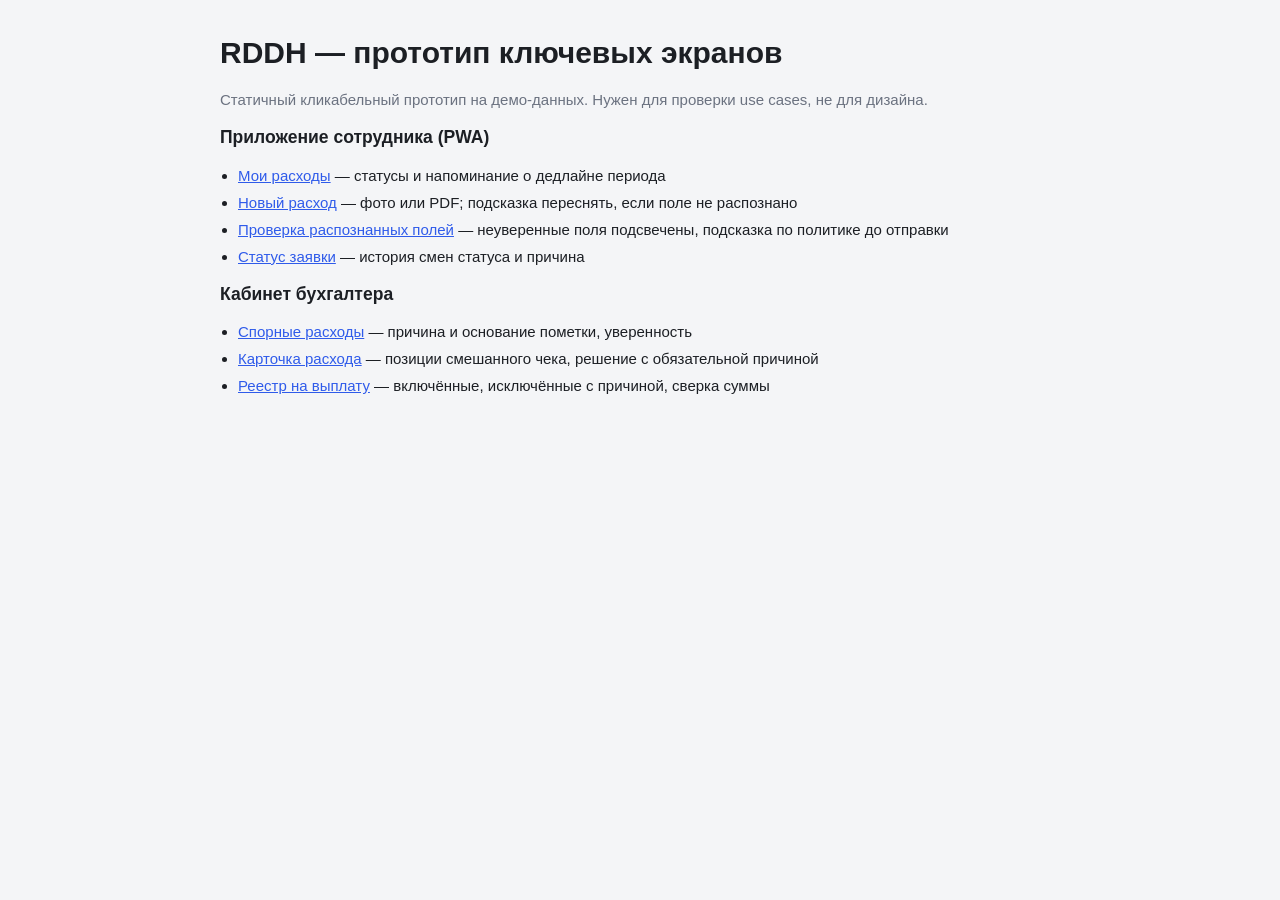
<file: frontend/prototype/index.html>
<!doctype html>
<html lang="ru">
<head>
  <meta charset="utf-8">
  <meta name="viewport" content="width=device-width, initial-scale=1">
  <title>RDDH — прототип UI</title>
  <link rel="stylesheet" href="styles.css">
</head>
<body>
<div class="map">
  <h1>RDDH — прототип ключевых экранов</h1>
  <p class="muted">Статичный кликабельный прототип на демо-данных. Нужен для проверки use cases, не для дизайна.</p>

  <h3>Приложение сотрудника (PWA)</h3>
  <ul>
    <li><a href="employee.html#list">Мои расходы</a> — статусы и напоминание о дедлайне периода</li>
    <li><a href="employee.html#upload">Новый расход</a> — фото или PDF; подсказка переснять, если поле не распознано</li>
    <li><a href="employee.html#review">Проверка распознанных полей</a> — неуверенные поля подсвечены, подсказка по политике до отправки</li>
    <li><a href="employee.html#status">Статус заявки</a> — история смен статуса и причина</li>
  </ul>

  <h3>Кабинет бухгалтера</h3>
  <ul>
    <li><a href="backoffice.html#queue">Спорные расходы</a> — причина и основание пометки, уверенность</li>
    <li><a href="backoffice.html#decision">Карточка расхода</a> — позиции смешанного чека, решение с обязательной причиной</li>
    <li><a href="backoffice.html#registry">Реестр на выплату</a> — включённые, исключённые с причиной, сверка суммы</li>
  </ul>
</div>
</body>
</html>
</file>
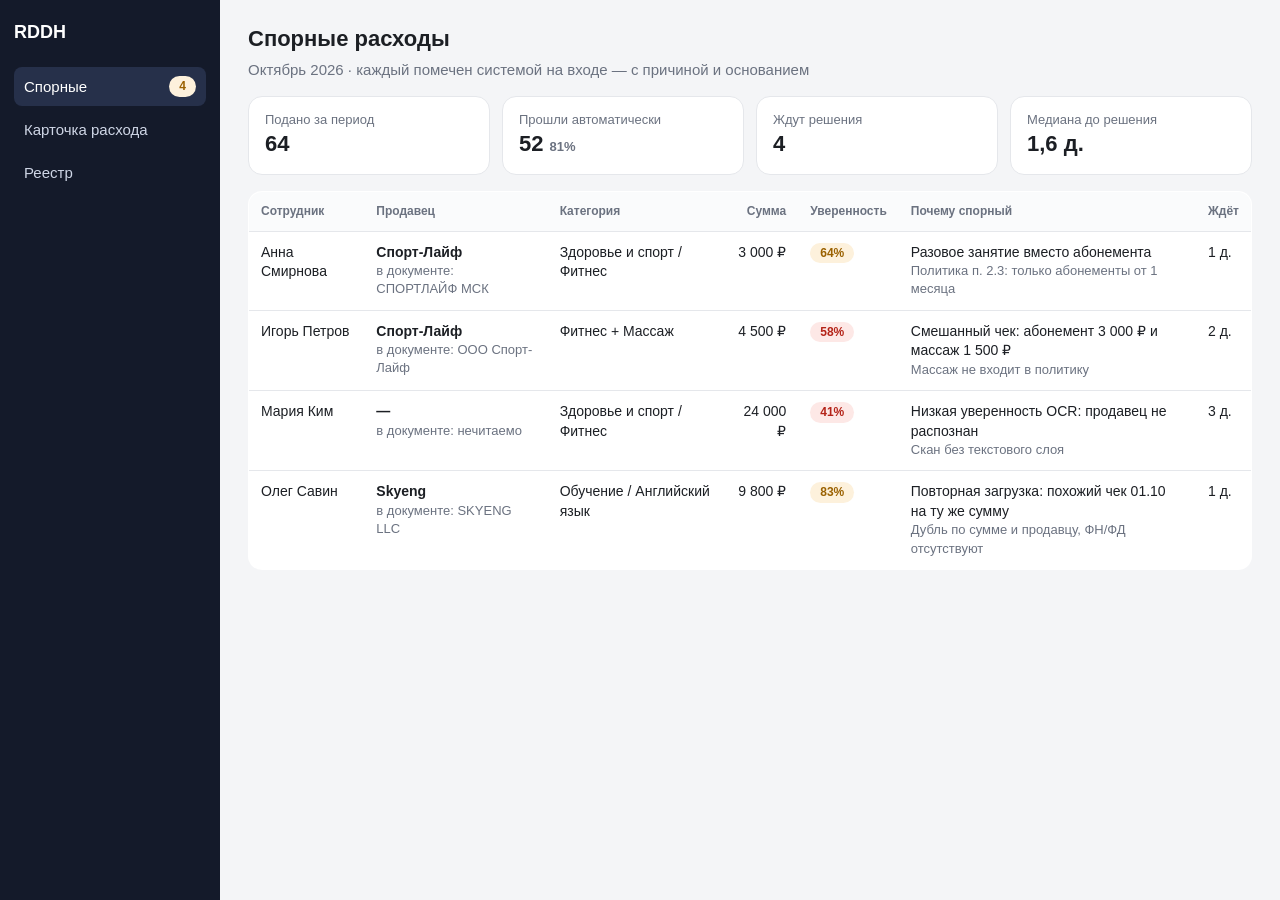
<file: frontend/prototype/backoffice.html>
<!doctype html>
<html lang="ru">
<head>
  <meta charset="utf-8">
  <meta name="viewport" content="width=device-width, initial-scale=1">
  <title>RDDH — кабинет бухгалтера (прототип)</title>
  <link rel="stylesheet" href="styles.css">
</head>
<body>
<div class="desk">
  <aside class="side">
    <div class="logo">RDDH</div>
    <a href="#queue" data-tab="queue">Спорные <span class="badge b-warn" id="qcount"></span></a>
    <a href="#decision" data-tab="decision">Карточка расхода</a>
    <a href="#registry" data-tab="registry">Реестр</a>
  </aside>
  <main class="main" id="screen"></main>
</div>

<script src="data.js"></script>
<script>
  const D = window.RDDH;
  const conf = (c) => `<span class="badge ${c >= 0.85 ? "b-ok" : c >= 0.6 ? "b-warn" : "b-bad"}">${Math.round(c * 100)}%</span>`;

  const screens = {
    queue: () => `
      <h1>Спорные расходы</h1>
      <div class="muted">${D.period.label} · каждый помечен системой на входе — с причиной и основанием</div>
      <div class="kpis">
        <div class="card kpi"><div class="small muted">Подано за период</div><div class="num">64</div></div>
        <div class="card kpi"><div class="small muted">Прошли автоматически</div><div class="num">52 <span class="small muted">81%</span></div></div>
        <div class="card kpi"><div class="small muted">Ждут решения</div><div class="num">${D.queue.length}</div></div>
        <div class="card kpi"><div class="small muted">Медиана до решения</div><div class="num">1,6 д.</div></div>
      </div>
      <table>
        <thead><tr><th>Сотрудник</th><th>Продавец</th><th>Категория</th><th class="num">Сумма</th><th>Уверенность</th><th>Почему спорный</th><th>Ждёт</th></tr></thead>
        <tbody>
          ${D.queue.map((q) => `
            <tr onclick="location.hash='#decision'" style="cursor:pointer">
              <td>${q.employee}</td>
              <td><b>${q.merchant}</b><div class="small muted">в документе: ${q.raw}</div></td>
              <td>${q.category}</td>
              <td class="num mono">${rub(q.amount)}</td>
              <td>${conf(q.confidence)}</td>
              <td>${q.reason}<div class="small muted">${q.basis}</div></td>
              <td>${q.waiting}</td>
            </tr>`).join("")}
        </tbody>
      </table>`,

    decision: () => {
      const q = D.queue[1];
      return `
        <h1>Расход #${q.id} · ${q.employee}</h1>
        <div class="muted">Загружен 06.10 19:40 · фото · распознан за 2,9 с</div>
        <div class="split" style="margin-top:16px">
          <div class="stack">
            <div class="receipt-thumb" style="height:260px">оригинал чека (фото)</div>
            <div class="card">
              <div class="field"><span class="label">Продавец</span><span class="value">${q.merchant}</span><span class="small muted">в документе: ${q.raw}</span></div>
              <div class="field"><span class="label">Дата</span><span class="value">06.10.2026 19:12</span></div>
              <div class="field"><span class="label">Итого</span><span class="value mono">${rub(q.amount)}</span></div>
              <div class="field"><span class="label">ФН / ФД / ФП</span><span class="value mono small">9999078900012345 / 48211 / 2981735540</span></div>
            </div>
          </div>
          <div class="stack">
            <div class="banner banner-warn"><b>Система пометила спорным:</b> ${q.reason}. Основание: ${q.basis}.</div>
            <table>
              <thead><tr><th>Позиция</th><th>Категория</th><th class="num">Сумма</th><th>Политика</th></tr></thead>
              <tbody>
                <tr><td>Абонемент «Безлимит» 1 мес.</td><td>Фитнес</td><td class="num mono">3 000 ₽</td><td><span class="badge b-ok">компенсируется</span></td></tr>
                <tr><td>Массаж спины 30 мин</td><td>Массаж</td><td class="num mono">1 500 ₽</td><td><span class="badge b-bad">вне политики</span></td></tr>
              </tbody>
            </table>
            <div class="card reason-box">
              <b>Решение</b>
              <div class="small muted">Причина обязательна — её увидит сотрудник</div>
              <div class="reason-chips">
                <span class="chip">Вне политики</span><span class="chip">Нечитаемый документ</span><span class="chip">Дубль</span><span class="chip">Превышен лимит</span>
              </div>
              <textarea>Компенсируем абонемент 3 000 ₽. Массаж не входит в программу (п. 2.5 политики).</textarea>
              <div class="row" style="margin-top:10px">
                <button class="btn btn-primary">Одобрить частично · 3 000 ₽</button>
                <button class="btn">Одобрить всё</button>
                <button class="btn btn-danger">Отклонить</button>
              </div>
            </div>
          </div>
        </div>`;
    },

    registry: () => {
      const r = D.registry;
      const total = r.included.reduce((s, i) => s + i.amount, 0);
      return `
        <div class="spread"><div><h1>Реестр на выплату</h1><div class="muted">${r.period}</div></div>
          <div class="row"><button class="btn">Выгрузить XLSX</button><button class="btn btn-primary">Передать на выплату</button></div></div>
        <div class="banner banner-info" style="margin:16px 0">Сумма реестра сверена с включёнными расходами: расхождение <b>0 ₽</b>. Все исключённые позиции имеют причину.</div>
        <h3 style="margin:8px 0">Включено · ${r.included.length}</h3>
        <table>
          <thead><tr><th>Сотрудник</th><th>Продавец</th><th>Категория</th><th class="num">Сумма</th></tr></thead>
          <tbody>
            ${r.included.map((i) => `<tr><td>${i.employee}</td><td>${i.merchant}</td><td>${i.category}</td><td class="num mono">${rub(i.amount)}</td></tr>`).join("")}
            <tr class="total-row"><td colspan="3">Итого к выплате</td><td class="num mono">${rub(total)}</td></tr>
          </tbody>
        </table>
        <h3 style="margin:20px 0 8px">Исключено · ${r.excluded.length}</h3>
        <table>
          <thead><tr><th>Сотрудник</th><th>Продавец</th><th class="num">Сумма</th><th>Причина исключения</th></tr></thead>
          <tbody>${r.excluded.map((i) => `<tr><td>${i.employee}</td><td>${i.merchant}</td><td class="num mono">${rub(i.amount)}</td><td>${i.reason}</td></tr>`).join("")}</tbody>
        </table>`;
    },
  };

  function show() {
    const key = (location.hash || "#queue").slice(1);
    document.getElementById("screen").innerHTML = (screens[key] || screens.queue)();
    document.getElementById("qcount").textContent = D.queue.length;
    document.querySelectorAll(".side a").forEach((a) => a.classList.toggle("active", a.dataset.tab === key));
  }
  window.addEventListener("hashchange", show);
  show();
</script>
</body>
</html>
</file>
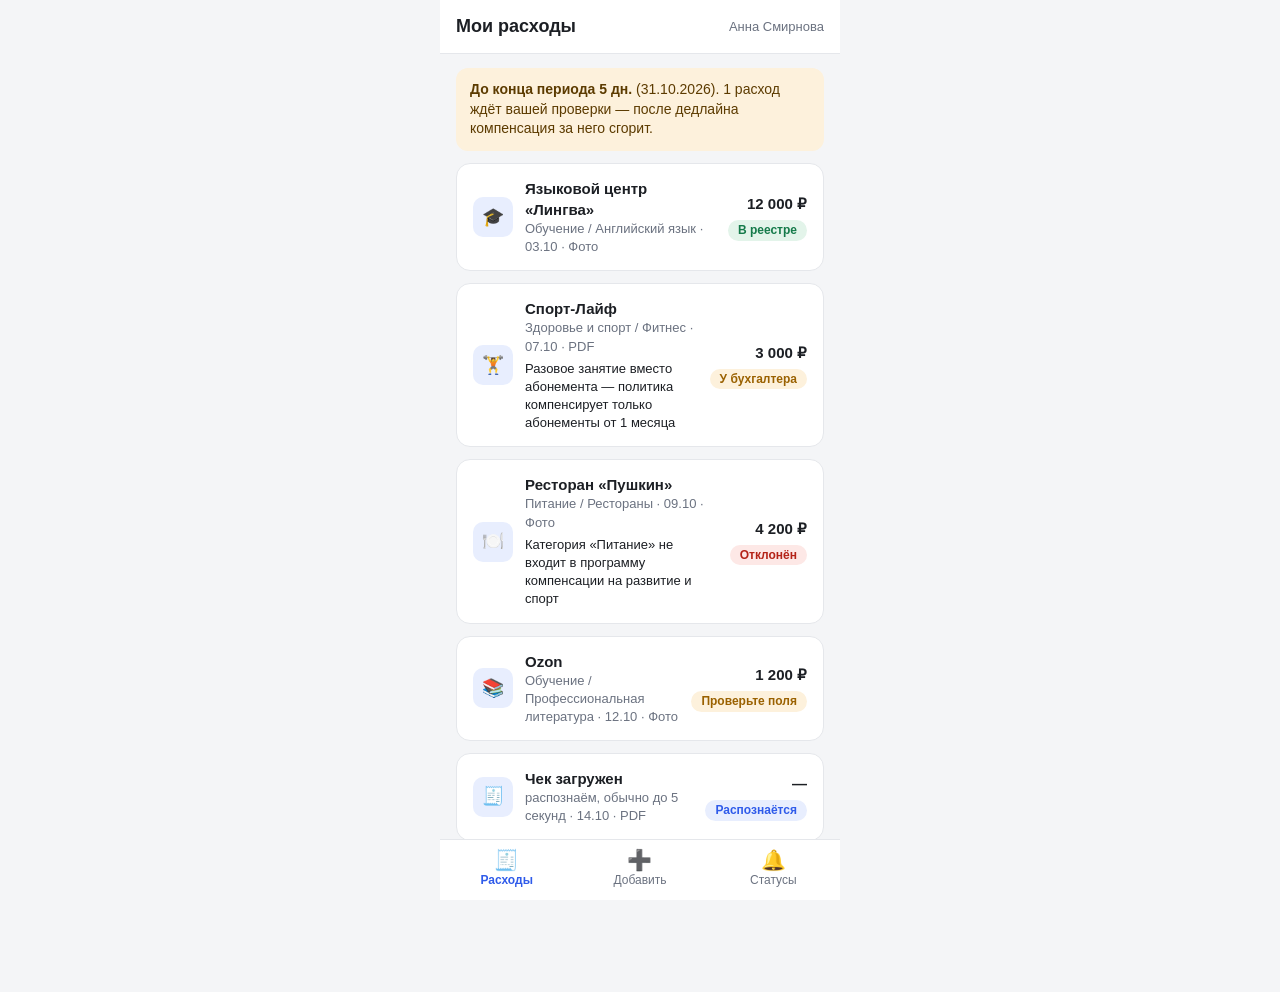
<file: frontend/prototype/employee.html>
<!doctype html>
<html lang="ru">
<head>
  <meta charset="utf-8">
  <meta name="viewport" content="width=device-width, initial-scale=1">
  <title>RDDH — приложение сотрудника (прототип)</title>
  <link rel="stylesheet" href="styles.css">
</head>
<body>
<div class="phone">
  <header class="topbar"><div class="spread"><h1 id="title"></h1><span class="small muted" id="who"></span></div></header>
  <main class="content" id="screen"></main>
  <nav class="tabbar">
    <a href="#list" data-tab="list"><span class="ico">🧾</span>Расходы</a>
    <a href="#upload" data-tab="upload"><span class="ico">➕</span>Добавить</a>
    <a href="#status" data-tab="status"><span class="ico">🔔</span>Статусы</a>
  </nav>
</div>

<script src="data.js"></script>
<script>
  const D = window.RDDH;
  const badge = (s) => `<span class="badge ${D.statuses[s].cls}">${D.statuses[s].label}</span>`;

  const screens = {
    list: {
      title: "Мои расходы",
      render: () => {
        const draft = D.expenses.filter((e) => e.status === "recognized").length;
        return `
          <div class="stack">
            <div class="banner banner-warn">
              <b>До конца периода ${D.period.daysLeft} дн.</b> (${D.period.deadline}).
              ${draft ? `${draft} расход ждёт вашей проверки — после дедлайна компенсация за него сгорит.` : ""}
            </div>
            ${D.expenses.map((e) => `
              <a class="card expense" href="${e.status === "recognized" ? "#review" : "#status"}" style="text-decoration:none;color:inherit">
                <div class="cat-ico">${e.icon}</div>
                <div>
                  <div><b>${e.merchant}</b></div>
                  <div class="small muted">${e.category} · ${e.date} · ${e.source}</div>
                  ${e.reason ? `<div class="small" style="margin-top:4px">${e.reason}</div>` : ""}
                </div>
                <div style="text-align:right">
                  <div class="amount mono">${rub(e.amount)}</div>
                  <div style="margin-top:4px">${badge(e.status)}</div>
                </div>
              </a>`).join("")}
          </div>`;
      },
    },

    upload: {
      title: "Новый расход",
      render: () => `
        <div class="stack">
          <div class="drop">
            <div class="big">📷</div>
            <div><b>Сфотографируйте чек</b></div>
            <div class="small muted">Положите чек на тёмный фон, QR-код должен попасть в кадр</div>
          </div>
          <div class="choice">
            <div class="card"><div style="font-size:24px">📄</div><b>PDF онлайн-чека</b><div class="small muted">из почты или «Файлов»</div></div>
            <div class="card"><div style="font-size:24px">🖼️</div><b>Из галереи</b><div class="small muted">фото, снятое раньше</div></div>
          </div>
          <div class="banner banner-bad">
            <b>Не удалось прочитать сумму.</b> Фото слишком тёмное — переснимите при свете, остальные поля уже распознаны.
          </div>
          <button class="btn btn-block">Переснять</button>
          <p class="small muted">Фото и PDF обрабатываются одинаково. Распознавание занимает до 5 секунд — поля можно поправить перед отправкой.</p>
        </div>`,
    },

    review: {
      title: "Проверьте поля",
      render: () => {
        const r = D.review;
        return `
          <div class="stack">
            <div class="receipt-thumb">фото чека · нажмите, чтобы увеличить</div>
            <div class="card">
              <div class="field"><span class="label">Продавец</span><span class="value">${r.merchant}</span><span class="small muted">в чеке: ${r.merchant_raw}</span></div>
              <div class="field"><span class="label">Дата и время</span><span class="value">${r.date}</span></div>
              <div class="field low"><span class="label">Итого — проверьте, распознано неуверенно</span>
                <input value="${r.total} ₽" aria-label="Итого"></div>
              <div class="field"><span class="label">Оплата</span><span class="value">${r.payment}</span></div>
            </div>
            <div class="card">
              <div class="spread"><b>Позиции и категории</b><span class="badge b-warn">уверенность ${Math.round(r.confidence * 100)}%</span></div>
              ${r.items.map((i) => `
                <div class="field">
                  <span class="label">${i.category}</span>
                  <span class="value">${i.name}</span>
                  <span class="mono">${rub(i.amount)}</span>
                  <span class="small" style="grid-column:1/-1;color:${i.ok ? "var(--ok)" : "var(--bad)"}">${i.ok ? "✓ подходит под политику" : "✗ не компенсируется — исключим из заявки"}</span>
                </div>`).join("")}
            </div>
            <div class="banner banner-info">К компенсации: <b>${rub(r.items.filter((i) => i.ok).reduce((s, i) => s + i.amount, 0))}</b> из ${rub(r.total)}. Окончательное решение примет бухгалтер.</div>
            <button class="btn btn-primary btn-block">Отправить на компенсацию</button>
          </div>`;
      },
    },

    status: {
      title: "Статус заявки",
      render: () => {
        const e = D.expenses.find((x) => x.id === 102);
        return `
          <div class="stack">
            <div class="card">
              <div class="spread"><b>${e.merchant}</b><span class="amount mono">${rub(e.amount)}</span></div>
              <div class="small muted">${e.category} · ${e.date} · ${e.source}</div>
              <div style="margin-top:8px">${badge(e.status)}</div>
            </div>
            <div class="banner banner-warn"><b>Почему на проверке:</b> ${e.reason}.</div>
            <div class="card">
              <ul class="timeline">
                ${D.statusLog.map((s) => `<li class="${s.state}"><div><b>${s.text}</b></div><div class="small muted">${s.at} · ${s.actor}</div></li>`).join("")}
              </ul>
            </div>
            <p class="small muted">Писать в бухгалтерию не нужно — решение и причина появятся здесь.</p>
          </div>`;
      },
    },
  };

  function show() {
    const key = (location.hash || "#list").slice(1);
    const s = screens[key] || screens.list;
    document.getElementById("title").textContent = s.title;
    document.getElementById("who").textContent = D.employee.name;
    document.getElementById("screen").innerHTML = s.render();
    document.querySelectorAll(".tabbar a").forEach((a) => a.classList.toggle("active", a.dataset.tab === key || (key === "review" && a.dataset.tab === "list")));
  }
  window.addEventListener("hashchange", show);
  show();
</script>
</body>
</html>
</file>
<file: frontend/prototype/styles.css>
:root {
  --bg: #f4f5f7;
  --surface: #ffffff;
  --text: #1c1f24;
  --muted: #6b7280;
  --line: #e5e7eb;
  --brand: #2f5bea;
  --brand-soft: #e8eefe;
  --ok: #157a4a;
  --ok-soft: #e3f4ea;
  --warn: #9a6100;
  --warn-soft: #fdf1dc;
  --bad: #b42318;
  --bad-soft: #fde8e6;
  --radius: 14px;
  font-family: -apple-system, BlinkMacSystemFont, "Segoe UI", Roboto, "Helvetica Neue", Arial, sans-serif;
  color: var(--text);
}

* { box-sizing: border-box; }
body { margin: 0; background: var(--bg); font-size: 15px; line-height: 1.4; }
h1, h2, h3 { margin: 0; }
button { font: inherit; cursor: pointer; }
a { color: var(--brand); }

.muted { color: var(--muted); }
.small { font-size: 13px; }
.mono { font-variant-numeric: tabular-nums; }
.row { display: flex; align-items: center; gap: 10px; }
.spread { display: flex; align-items: center; justify-content: space-between; gap: 10px; }
.stack > * + * { margin-top: 12px; }

.card { background: var(--surface); border: 1px solid var(--line); border-radius: var(--radius); padding: 14px 16px; }
.btn { border: 1px solid var(--line); background: var(--surface); color: var(--text); border-radius: 10px; padding: 10px 14px; font-weight: 600; }
.btn-primary { background: var(--brand); border-color: var(--brand); color: #fff; }
.btn-danger { background: var(--surface); border-color: var(--bad); color: var(--bad); }
.btn-block { width: 100%; padding: 13px; }

.badge { display: inline-block; border-radius: 999px; padding: 2px 10px; font-size: 12px; font-weight: 600; white-space: nowrap; }
.b-ok { background: var(--ok-soft); color: var(--ok); }
.b-warn { background: var(--warn-soft); color: var(--warn); }
.b-bad { background: var(--bad-soft); color: var(--bad); }
.b-info { background: var(--brand-soft); color: var(--brand); }
.b-gray { background: #eef0f3; color: #4b5563; }

.banner { border-radius: 12px; padding: 12px 14px; font-size: 14px; }
.banner-warn { background: var(--warn-soft); color: #5c3b00; }
.banner-bad { background: var(--bad-soft); color: #7a1a12; }
.banner-info { background: var(--brand-soft); color: #1d3a99; }

/* ---------- Мобильное приложение сотрудника ---------- */
.phone { max-width: 400px; min-height: 100vh; margin: 0 auto; background: var(--bg); display: flex; flex-direction: column; }
.topbar { background: var(--surface); border-bottom: 1px solid var(--line); padding: 14px 16px; position: sticky; top: 0; z-index: 2; }
.topbar h1 { font-size: 18px; }
.content { padding: 14px 16px 90px; flex: 1; }
.tabbar { position: sticky; bottom: 0; background: var(--surface); border-top: 1px solid var(--line); display: grid; grid-template-columns: 1fr 1fr 1fr; text-align: center; padding: 8px 0 12px; }
.tabbar a { color: var(--muted); text-decoration: none; font-size: 12px; }
.tabbar a.active { color: var(--brand); font-weight: 600; }
.tabbar .ico { display: block; font-size: 20px; line-height: 1.2; }

.expense { display: grid; grid-template-columns: 40px 1fr auto; gap: 12px; align-items: center; }
.cat-ico { width: 40px; height: 40px; border-radius: 10px; display: grid; place-items: center; background: var(--brand-soft); font-size: 18px; }
.amount { font-weight: 700; }

.drop { border: 2px dashed #c7cfdc; border-radius: var(--radius); padding: 22px 16px; text-align: center; background: var(--surface); }
.drop .big { font-size: 34px; }
.choice { display: grid; grid-template-columns: 1fr 1fr; gap: 10px; }
.choice .card { text-align: center; padding: 18px 10px; }

.field { display: grid; grid-template-columns: 1fr auto; gap: 4px 10px; padding: 10px 0; border-bottom: 1px solid var(--line); }
.field:last-child { border-bottom: 0; }
.field .label { font-size: 12px; color: var(--muted); grid-column: 1 / -1; }
.field .value { font-weight: 600; }
.field.low .value { color: var(--warn); }
.field input { font: inherit; font-weight: 600; border: 1px solid #f0c36d; background: #fffaf0; border-radius: 8px; padding: 6px 8px; width: 100%; }

.receipt-thumb { height: 120px; border-radius: 10px; background: repeating-linear-gradient(0deg, #fff, #fff 9px, #eef0f3 10px); border: 1px solid var(--line); display: grid; place-items: center; color: var(--muted); font-size: 13px; }

.timeline { list-style: none; margin: 0; padding: 0; }
.timeline li { position: relative; padding: 0 0 16px 24px; }
.timeline li::before { content: ""; position: absolute; left: 5px; top: 4px; width: 10px; height: 10px; border-radius: 50%; background: var(--brand); }
.timeline li::after { content: ""; position: absolute; left: 9px; top: 16px; bottom: 0; width: 2px; background: var(--line); }
.timeline li:last-child::after { display: none; }
.timeline li.done::before { background: var(--ok); }
.timeline li.pending::before { background: #c7cfdc; }

/* ---------- Кабинет бухгалтера ---------- */
.desk { display: grid; grid-template-columns: 220px 1fr; min-height: 100vh; }
.side { background: #141a2a; color: #cfd6e6; padding: 20px 14px; }
.side .logo { color: #fff; font-weight: 800; font-size: 18px; margin-bottom: 22px; }
.side a { display: flex; justify-content: space-between; color: #cfd6e6; text-decoration: none; padding: 9px 10px; border-radius: 8px; margin-bottom: 4px; }
.side a.active { background: #26304a; color: #fff; }
.main { padding: 24px 28px; }
.main h1 { font-size: 22px; margin-bottom: 4px; }
.kpis { display: grid; grid-template-columns: repeat(4, 1fr); gap: 12px; margin: 16px 0; }
.kpi .num { font-size: 22px; font-weight: 700; }
table { width: 100%; border-collapse: collapse; background: var(--surface); border: 1px solid var(--line); border-radius: var(--radius); overflow: hidden; }
th, td { text-align: left; padding: 11px 12px; border-bottom: 1px solid var(--line); vertical-align: top; font-size: 14px; }
th { font-size: 12px; color: var(--muted); font-weight: 600; background: #fafbfc; }
tr:last-child td { border-bottom: 0; }
td.num, th.num { text-align: right; }
.split { display: grid; grid-template-columns: 1.1fr 1fr; gap: 16px; }
.reason-box textarea { width: 100%; min-height: 80px; font: inherit; border: 1px solid var(--line); border-radius: 10px; padding: 10px; }
.reason-chips { display: flex; flex-wrap: wrap; gap: 6px; margin: 8px 0; }
.chip { border: 1px solid var(--line); background: #fafbfc; border-radius: 999px; padding: 4px 10px; font-size: 12px; }
.total-row td { font-weight: 700; background: #fafbfc; }

/* ---------- Карта экранов ---------- */
.map { max-width: 880px; margin: 0 auto; padding: 32px 20px; }
.map ul { padding-left: 18px; }
.map li { margin: 6px 0; }
</file>
